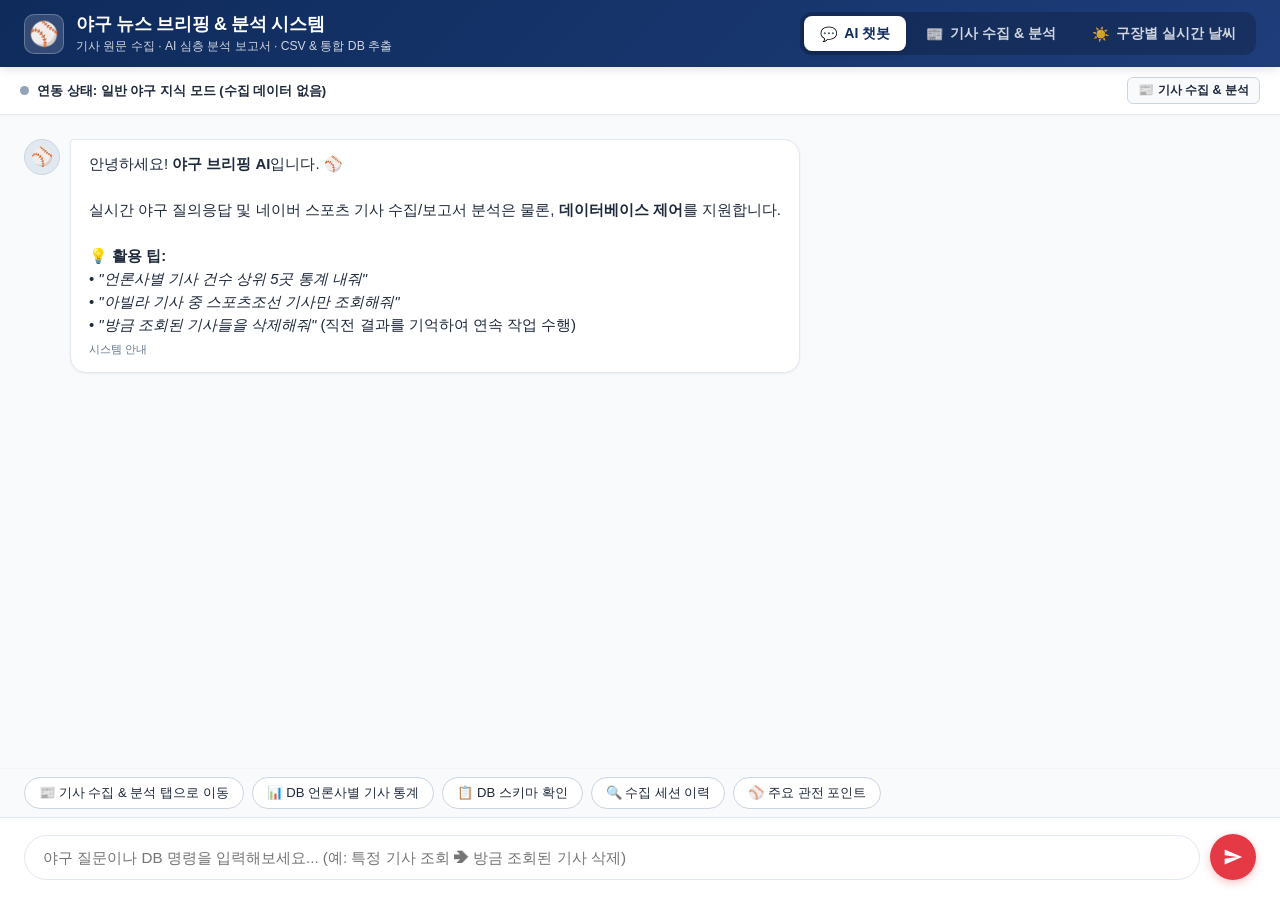
<file: src/mini_project_0909/ui/index.html>
<!DOCTYPE html>
<html lang="ko">
<head>
    <meta charset="UTF-8">
    <meta name="viewport" content="width=device-width, initial-scale=1.0">
    <title>야구 뉴스 브리핑 & 분석 시스템</title>
    <link rel="stylesheet" href="style.css">
</head>
<body>
    <!-- Top Header with Tab Navigation -->
    <header class="app-header">
        <div class="header-brand">
            <div class="header-logo">⚾</div>
            <div class="header-title">
                <h1>야구 뉴스 브리핑 & 분석 시스템</h1>
                <p>기사 원문 수집 · AI 심층 분석 보고서 · CSV & 통합 DB 추출</p>
            </div>
        </div>

        <!-- Tab Buttons -->
        <nav class="tab-nav">
            <button class="tab-btn active" onclick="switchTab('chat')" id="tabBtn-chat">
                <span>💬</span> AI 챗봇
            </button>
            <button class="tab-btn" onclick="switchTab('research')" id="tabBtn-research">
                <span>📰</span> 기사 수집 & 분석
            </button>
            <button class="tab-btn" onclick="switchTab('weather')" id="tabBtn-weather">
                <span>☀️</span> 구장별 실시간 날씨
            </button>
        </nav>
    </header>

    <!-- Main Content Area -->
    <main class="main-content">
        <!-- =======================================================
             TAB 1: AI 챗봇
             ======================================================= -->
        <section class="tab-panel active" id="panel-chat">
            <div class="chat-container">
                <!-- 기사 수집 & 요약 보고서 실시간 연동 상태 바 -->
                <div class="chat-context-bar" id="chatContextBar">
                    <div class="context-indicator">
                        <span class="context-dot" id="contextDot"></span>
                        <span class="context-text" id="contextText">연동 상태: 일반 야구 지식 모드 (수집 데이터 없음)</span>
                    </div>
                    <button class="context-action-btn" id="btnContextAction" onclick="switchTab('research')">📰 기사 수집 & 분석</button>
                </div>

                <div class="chat-messages" id="chatMessages">
                    <div class="message-row bot">
                        <div class="avatar bot">⚾</div>
                        <div>
                            <div class="bubble">
                                안녕하세요! <strong>야구 브리핑 AI</strong>입니다. ⚾<br><br>
                                실시간 야구 질의응답 및 네이버 스포츠 기사 수집/보고서 분석은 물론, 
                                <strong>데이터베이스 제어</strong>를 지원합니다.<br><br>
                                💡 <strong>활용 팁:</strong><br>
                                • <em>"언론사별 기사 건수 상위 5곳 통계 내줘"</em><br>
                                • <em>"아빌라 기사 중 스포츠조선 기사만 조회해줘"</em><br>
                                • <em>"방금 조회된 기사들을 삭제해줘"</em> (직전 결과를 기억하여 연속 작업 수행)
                                <span class="timestamp">시스템 안내</span>
                            </div>
                        </div>
                    </div>

                    <div class="message-row bot typing-indicator" id="typingIndicator">
                        <div class="avatar bot">⚾</div>
                        <div class="bubble" style="display:flex; align-items:center; gap:5px; padding: 12px 16px;">
                            <span class="typing-dot"></span>
                            <span class="typing-dot"></span>
                            <span class="typing-dot"></span>
                        </div>
                    </div>
                </div>

                <div class="quick-actions" id="quickActions">
                    <button class="quick-btn" onclick="switchTab('research')">📰 기사 수집 & 분석 탭으로 이동</button>
                    <button class="quick-btn" onclick="sendQuickMessage('DB에 저장된 언론사별 기사 건수 상위 5곳 통계 내줘')">📊 DB 언론사별 기사 통계</button>
                    <button class="quick-btn" onclick="sendQuickMessage('현재 데이터베이스에 어떤 테이블들이 있고 구조가 어떻게 돼?')">📋 DB 스키마 확인</button>
                    <button class="quick-btn" onclick="sendQuickMessage('DB에 저장된 최근 수집 세션 이력 5개 보여줘')">🔍 수집 세션 이력</button>
                    <button class="quick-btn" onclick="sendQuickMessage('최근 KBO 리그 주요 관전 포인트 알려줘')">⚾ 주요 관전 포인트</button>
                </div>

                <div class="chat-input-container">
                    <form class="input-form" id="chatForm" onsubmit="handleSubmit(event)">
                        <input type="text" id="userInput" class="chat-input" placeholder="야구 질문이나 DB 명령을 입력해보세요... (예: 특정 기사 조회 ➔ 방금 조회된 기사 삭제)" autocomplete="off">
                        <button type="submit" class="send-button" title="전송">
                            <svg viewBox="0 0 24 24">
                                <path d="M2.01 21L23 12 2.01 3 2 10l15 2-15 2z"/>
                            </svg>
                        </button>
                    </form>
                </div>
            </div>
        </section>

        <!-- =======================================================
             TAB 2: 기사 수집 & 분석 (좌우 2분할 뷰)
             ======================================================= -->
        <section class="tab-panel" id="panel-research">
            <div class="research-split-container">
                
                <!-- 1. 좌측 패널: 기사 수집 영역 -->
                <div class="split-panel left">
                    <div class="panel-header">
                        <div class="panel-header-title">
                            <span>🔍</span>
                            <span>야구 기사 원문 수집</span>
                        </div>
                        <span class="panel-badge" id="articleCountBadge">수집된 기사: 0건 (최대 200건)</span>
                    </div>

                    <div class="panel-controls">
                        <div class="form-group">
                            <label class="form-label" for="crawlKeyword">검색 키워드</label>
                            <input type="text" id="crawlKeyword" class="form-input" placeholder="예: SSG 랜더스, 김광현, 포스트시즌, 가을야구">
                        </div>

                        <div class="form-group">
                            <label class="form-label">수집 기간</label>
                            <div class="date-range-wrap">
                                <input type="date" id="crawlStartDate" class="form-input" style="flex:1;">
                                <span style="color:var(--text-muted);">~</span>
                                <input type="date" id="crawlEndDate" class="form-input" style="flex:1;">
                            </div>
                            <div style="font-size: 0.76rem; color: var(--text-muted); margin-top: 4px;">
                                ℹ️ 설정한 기간 내의 야구 기사 본문(원문 전체)을 일자별로 최대 200건까지 자동 병렬 수집합니다.
                            </div>
                        </div>

                        <div class="btn-group">
                            <button class="btn btn-primary" id="btnCrawl" onclick="handleCrawlArticles()">
                                <span>📥</span> 기사 원문 수집 (최대 200건)
                            </button>
                            <button class="btn btn-secondary" id="btnExportCsv" onclick="handleExportCsv()">
                                <span>💾</span> 기사 원문 CSV 추출
                            </button>
                        </div>
                    </div>

                    <div class="panel-body" id="articleListContainer">
                        <div class="empty-state">
                            <div class="empty-state-icon">📰</div>
                            <div class="empty-state-text">
                                키워드와 수집 기간을 설정한 후<br>
                                <strong>[기사 원문 수집]</strong> 버튼을 누르면 기사 본문 전체가 수집됩니다.
                            </div>
                        </div>
                    </div>
                </div>

                <!-- 2. 우측 패널: 보고서 작성 영역 -->
                <div class="split-panel right">
                    <div class="panel-header">
                        <div class="panel-header-title">
                            <span>📝</span>
                            <span>AI 심층 분석 보고서</span>
                        </div>
                        <span class="panel-badge" id="reportStatusBadge">대기 중</span>
                    </div>

                    <div class="panel-controls">
                        <div class="form-group">
                            <label class="form-label">분석 대상 기간 (수집 기사 필터링)</label>
                            <div class="date-range-wrap">
                                <input type="date" id="reportStartDate" class="form-input" style="flex:1;">
                                <span style="color:var(--text-muted);">~</span>
                                <input type="date" id="reportEndDate" class="form-input" style="flex:1;">
                            </div>
                        </div>

                        <div class="btn-group">
                            <button class="btn btn-accent" id="btnGenerateReport" onclick="handleGenerateReport()">
                                <span>⚡</span> AI 보고서 작성
                            </button>
                            <button class="btn btn-outline" id="btnOpenSavedReports" onclick="handleOpenSavedReportsModal()" title="storage/report 폴더에 저장된 이전 AI 보고서를 불러와 열람합니다.">
                                <span>📂</span> 보고서 열기
                            </button>
                            <button class="btn btn-outline" id="btnSaveReportMd" onclick="handleSaveReportMd()">
                                <span>📄</span> 보고서 저장 (.md)
                            </button>
                            <button class="btn btn-db" id="btnExportDb" onclick="handleExportDb()" title="AI 보고서가 없으면 자동 작성 후, 기사 원문 및 보고서를 데이터베이스(.db)로 일괄 추출합니다.">
                                <span>🗄️</span> 데이터베이스 추출 (.db)
                            </button>
                            <button class="btn btn-secondary" id="btnAskBotAboutReport" onclick="handleAskBotAboutReport()" style="display:none;">
                                <span>💬</span> 챗봇에 질문하기
                            </button>
                        </div>
                    </div>

                    <div class="panel-body" id="reportOutputContainer">
                        <div class="empty-state">
                            <div class="empty-state-icon">📋</div>
                            <div class="empty-state-text">
                                좌측에서 기사 원문을 수집한 뒤 분석 기간을 설정하고<br>
                                <strong>[AI 보고서 작성]</strong> 버튼을 누르면 기사 전문을 분석하여 맞춤 보고서를 생성합니다.<br>
                                <span style="font-size: 0.78rem; color: var(--text-muted); margin-top: 6px; display: inline-block;">
                                    ※ 작성된 보고서는 기사 원문과 함께 관계형 데이터베이스(.db)로 추출할 수 있습니다.
                                </span>
                            </div>
                        </div>
                    </div>
                </div>

            </div>
        </section>

        <!-- =======================================================
             TAB 3: 구장별 실시간 날씨 (기상청 단기예보 API 연동)
             ======================================================= -->
        <section class="tab-panel" id="panel-weather">
            <div class="weather-dashboard-container">
                <div class="weather-dashboard-header">
                    <div class="weather-header-left">
                        <div class="weather-title">
                            <span id="weatherHeaderIcon">☀️</span>
                            <span id="weatherHeaderTitle">KBO 전국 구장 실시간 기상정보</span>
                        </div>
                        <span class="weather-time-badge" id="weatherTimeBadge">기상청 발표 기준</span>
                    </div>

                    <div class="weather-header-actions">
                        <!-- 날씨 모드 전환 (실시간 vs DB 기록 이력) -->
                        <div class="weather-mode-segment">
                            <button class="mode-seg-btn active" id="modeBtn-live" onclick="switchWeatherMode('live')">
                                <span class="live-dot"></span> 실시간 관측
                            </button>
                            <button class="mode-seg-btn" id="modeBtn-history" onclick="switchWeatherMode('history')">
                                📅 날씨 기록 이력
                            </button>
                        </div>

                        <!-- 구장 필터 (전체/정규/제2) -->
                        <div class="weather-filter-group">
                            <button class="filter-btn active" id="filterBtn-all" onclick="filterStadiums('all')">전체 (11)</button>
                            <button class="filter-btn" id="filterBtn-main" onclick="filterStadiums('main')">정규 (9)</button>
                            <button class="filter-btn" id="filterBtn-secondary" onclick="filterStadiums('secondary')">제2구장 (2)</button>
                        </div>

                        <!-- 액션 버튼들 -->
                        <div class="weather-action-buttons">
                            <button class="btn btn-secondary" id="btnSaveWeatherDb" onclick="saveCurrentWeatherToDatabase()" title="현재 날씨 관측치를 DB에 즉시 영구 저장">
                                <span>💾</span> 현재 날씨 DB 저장
                            </button>
                            <button class="btn btn-primary" id="btnRefreshWeather" onclick="loadStadiumWeather(true)">
                                <span>🔄</span> 새로고침
                            </button>
                        </div>
                    </div>
                </div>

                <!-- 과거 날씨 이력 조회 컨트롤 바 (이력 모드 활성화 시 표시) -->
                <div class="weather-history-bar" id="weatherHistoryBar" style="display: none;">
                    <div class="history-bar-left">
                        <span class="history-bar-label">📅 관측 기록 선택:</span>
                        <select class="history-select" id="selectWeatherHistoryDate" onchange="onWeatherHistorySelectChange()">
                            <option value="">기록 불러오는 중...</option>
                        </select>
                        <button class="btn btn-sm btn-outline" onclick="loadSelectedWeatherHistory()">
                            <span>🔍</span> 이력 조회
                        </button>
                    </div>
                    <div class="history-bar-right">
                        <span class="history-info-badge" id="weatherHistoryCountBadge">저장된 기록: 0건</span>
                    </div>
                </div>

                <div class="weather-dashboard-body">
                    <div class="stadium-weather-grid" id="stadiumWeatherGrid">
                        <!-- 동적으로 11개 구장 날씨 카드 렌더링 -->
                        <div class="empty-state" style="grid-column: 1 / -1;">
                            <div class="empty-state-icon">⏳</div>
                            <div class="empty-state-text">기상청에서 전국 11개 야구장 실시간 날씨 데이터를 불러오고 있습니다...</div>
                        </div>
                    </div>
                </div>
            </div>
        </section>
    </main>

    <!-- 저장된 보고서 열람 모달 창 -->
    <div class="modal-overlay" id="savedReportsModal" style="display:none;" onclick="handleCloseSavedReportsModal(event)">
        <div class="modal-card" onclick="event.stopPropagation()">
            <div class="modal-header">
                <div class="modal-title">
                    <span>📂</span>
                    <span>저장된 AI 보고서 보관함</span>
                    <span class="panel-badge" id="savedReportsCountBadge" style="margin-left:8px;">0건</span>
                </div>
                <div class="modal-header-actions">
                    <button class="icon-btn" onclick="loadSavedReportsList()" title="목록 새로고침">🔄</button>
                    <button class="icon-btn close-btn" onclick="handleCloseSavedReportsModal()" title="닫기">✕</button>
                </div>
            </div>
            <div class="modal-subtext">
                <code>storage/report/</code> 디렉터리에 보관된 보고서를 선택하면 우측 분석 화면에 즉시 열람되고 챗봇과 연동됩니다.
            </div>
            <div class="modal-body" id="savedReportsListContainer">
                <div class="empty-state">
                    <div class="empty-state-icon">⏳</div>
                    <div class="empty-state-text">저장된 보고서 목록을 불러오는 중...</div>
                </div>
            </div>
        </div>
    </div>

    <!-- Global Toast Alert -->
    <div class="toast" id="toastNotice">
        <span id="toastIcon">ℹ️</span>
        <span id="toastMessage">알림 내용</span>
    </div>

    <script src="app.js"></script>
</body>
</html>
</file>
<file: src/mini_project_0909/ui/style.css>
:root {
            --primary: #0f2b5c;
            --primary-light: #1e3d7a;
            --accent: #e63946;
            --accent-hover: #d62839;
            --bg: #f1f5f9;
            --card-bg: #ffffff;
            --text-dark: #1e293b;
            --text-muted: #64748b;
            --border: #e2e8f0;
            --border-focus: #3b82f6;
            --bot-bubble: #ffffff;
            --user-bubble: #0f2b5c;
            --success: #10b981;
            --tag-bg: #e0f2fe;
            --tag-text: #0369a1;
        }

        * {
            box-sizing: border-box;
            margin: 0;
            padding: 0;
            font-family: -apple-system, BlinkMacSystemFont, 'Segoe UI', Roboto, 'Pretendard', 'Malgun Gothic', sans-serif;
        }

        body {
            background: var(--bg);
            height: 100vh;
            display: flex;
            flex-direction: column;
            overflow: hidden;
            color: var(--text-dark);
        }

        /* Top Header & Tab Navigation */
        .app-header {
            background: linear-gradient(135deg, var(--primary) 0%, var(--primary-light) 100%);
            color: white;
            padding: 12px 24px;
            display: flex;
            align-items: center;
            justify-content: space-between;
            box-shadow: 0 2px 10px rgba(0,0,0,0.12);
            z-index: 100;
        }

        .header-brand {
            display: flex;
            align-items: center;
            gap: 12px;
        }

        .header-logo {
            font-size: 24px;
            background: rgba(255, 255, 255, 0.15);
            width: 40px;
            height: 40px;
            display: flex;
            align-items: center;
            justify-content: center;
            border-radius: 10px;
            border: 1px solid rgba(255, 255, 255, 0.25);
        }

        .header-title h1 {
            font-size: 1.12rem;
            font-weight: 700;
            letter-spacing: -0.3px;
        }

        .header-title p {
            font-size: 0.76rem;
            color: rgba(255, 255, 255, 0.8);
            margin-top: 2px;
        }

        /* Nav Tabs */
        .tab-nav {
            display: flex;
            background: rgba(0, 0, 0, 0.2);
            padding: 4px;
            border-radius: 12px;
            gap: 4px;
        }

        .tab-btn {
            background: transparent;
            border: none;
            color: rgba(255, 255, 255, 0.8);
            padding: 8px 16px;
            font-size: 0.88rem;
            font-weight: 600;
            border-radius: 8px;
            cursor: pointer;
            transition: all 0.2s ease;
            display: flex;
            align-items: center;
            gap: 6px;
        }

        .tab-btn:hover {
            color: white;
            background: rgba(255, 255, 255, 0.1);
        }

        .tab-btn.active {
            background: white;
            color: var(--primary);
            box-shadow: 0 2px 6px rgba(0,0,0,0.15);
        }

        /* Content Container */
        .main-content {
            flex: 1;
            position: relative;
            overflow: hidden;
        }

        .tab-panel {
            display: none;
            width: 100%;
            height: 100%;
        }

        .tab-panel.active {
            display: flex;
        }

        /* ============================================================
           TAB 1: AI 챗봇
           ============================================================ */
        .chat-container {
            width: 100%;
            height: 100%;
            background: var(--card-bg);
            display: flex;
            flex-direction: column;
        }

        /* 챗봇 상단 기사/보고서 실시간 연동 상태 바 */
        .chat-context-bar {
            display: flex;
            align-items: center;
            justify-content: space-between;
            padding: 10px 20px;
            background: #ffffff;
            border-bottom: 1px solid var(--border);
            font-size: 0.82rem;
            box-shadow: 0 1px 3px rgba(0,0,0,0.03);
            z-index: 5;
        }

        .context-indicator {
            display: flex;
            align-items: center;
            gap: 8px;
            font-weight: 600;
        }

        .context-dot {
            width: 9px;
            height: 9px;
            border-radius: 50%;
            background: #94a3b8;
            display: inline-block;
            transition: all 0.3s ease;
        }

        .context-dot.active-articles {
            background: #3b82f6;
            box-shadow: 0 0 6px rgba(59, 130, 246, 0.7);
        }

        .context-dot.active-report {
            background: #10b981;
            box-shadow: 0 0 6px rgba(16, 185, 129, 0.7);
        }

        .context-text {
            color: var(--text-dark);
        }

        .context-action-btn {
            background: #f8fafc;
            border: 1px solid #cbd5e1;
            border-radius: 6px;
            padding: 4px 10px;
            font-size: 0.78rem;
            font-weight: 600;
            color: var(--text-dark);
            cursor: pointer;
            transition: all 0.2s ease;
        }

        .context-action-btn:hover {
            background: #e2e8f0;
            color: var(--primary);
        }

        .chat-messages {
            flex: 1;
            padding: 24px;
            overflow-y: auto;
            display: flex;
            flex-direction: column;
            gap: 18px;
            background: #f8fafc;
        }

        .message-row {
            display: flex;
            align-items: flex-start;
            gap: 10px;
            max-width: 82%;
            animation: fadeIn 0.25s ease-out;
        }

        @keyframes fadeIn {
            from { opacity: 0; transform: translateY(6px); }
            to { opacity: 1; transform: translateY(0); }
        }

        .message-row.user {
            align-self: flex-end;
            flex-direction: row-reverse;
        }

        .avatar {
            width: 36px;
            height: 36px;
            border-radius: 50%;
            display: flex;
            align-items: center;
            justify-content: center;
            font-size: 18px;
            flex-shrink: 0;
        }

        .avatar.bot {
            background: #e2e8f0;
            border: 1px solid #cbd5e1;
        }

        .avatar.user {
            background: #dbeafe;
            border: 1px solid #bfdbfe;
        }

        .bubble {
            padding: 13px 18px;
            border-radius: 16px;
            font-size: 0.93rem;
            line-height: 1.55;
            word-break: break-word;
            box-shadow: 0 1px 3px rgba(0,0,0,0.05);
            position: relative;
        }

        .message-row.bot .bubble {
            background: var(--bot-bubble);
            color: var(--text-dark);
            border: 1px solid var(--border);
            border-top-left-radius: 4px;
        }

        .message-row.user .bubble {
            background: var(--user-bubble);
            color: #ffffff;
            border-top-right-radius: 4px;
        }

        .timestamp {
            font-size: 0.7rem;
            color: var(--text-muted);
            margin-top: 4px;
            display: block;
        }

        .message-row.user .timestamp {
            text-align: right;
            color: rgba(255,255,255,0.7);
        }

        /* 챗봇 자연어 기사 수집 결과 액션 카드 */
        .chat-action-card {
            margin-top: 10px;
            padding: 12px 14px;
            background: #ffffff;
            border: 1.5px solid #93c5fd;
            border-radius: 12px;
            box-shadow: 0 4px 14px rgba(59, 130, 246, 0.12);
            display: flex;
            flex-direction: column;
            gap: 8px;
            animation: fadeIn 0.3s ease-out;
        }

        .action-card-header {
            display: flex;
            justify-content: space-between;
            align-items: center;
        }

        .action-badge {
            font-size: 0.76rem;
            font-weight: 700;
            color: #059669;
            background: #ecfdf5;
            padding: 3px 8px;
            border-radius: 6px;
            border: 1px solid #a7f3d0;
        }

        .action-count {
            font-size: 0.8rem;
            color: #1e293b;
        }

        .action-card-meta {
            font-size: 0.82rem;
            color: #475569;
            display: flex;
            flex-wrap: wrap;
            gap: 10px;
            background: #f8fafc;
            padding: 6px 10px;
            border-radius: 6px;
            border: 1px solid #e2e8f0;
        }

        .action-jump-btn {
            width: 100%;
            padding: 9px 12px;
            background: linear-gradient(135deg, #1d4ed8, #2563eb);
            color: #ffffff;
            border: none;
            border-radius: 8px;
            font-size: 0.84rem;
            font-weight: 600;
            cursor: pointer;
            display: flex;
            align-items: center;
            justify-content: center;
            gap: 6px;
            transition: all 0.2s ease;
            box-shadow: 0 2px 6px rgba(37, 99, 235, 0.25);
        }

        .action-jump-btn:hover {
            background: linear-gradient(135deg, #1e40af, #1d4ed8);
            transform: translateY(-1px);
            box-shadow: 0 4px 12px rgba(37, 99, 235, 0.38);
        }

        .quick-actions {
            padding: 8px 24px;
            background: #f8fafc;
            display: flex;
            gap: 8px;
            overflow-x: auto;
            border-top: 1px solid #f1f5f9;
        }

        .quick-btn {
            background: #ffffff;
            border: 1px solid #cbd5e1;
            border-radius: 20px;
            padding: 6px 14px;
            font-size: 0.82rem;
            color: var(--text-dark);
            cursor: pointer;
            white-space: nowrap;
            transition: all 0.2s ease;
            display: inline-flex;
            align-items: center;
            gap: 4px;
        }

        .quick-btn:hover {
            background: #eff6ff;
            border-color: #93c5fd;
            color: var(--primary);
            transform: translateY(-1px);
        }

        .typing-indicator {
            display: none;
            align-items: center;
            gap: 4px;
            padding: 12px 18px;
            background: white;
            border: 1px solid var(--border);
            border-radius: 16px;
            border-top-left-radius: 4px;
            width: fit-content;
        }

        .typing-dot {
            width: 7px;
            height: 7px;
            background: #94a3b8;
            border-radius: 50%;
            animation: bounce 1.4s infinite ease-in-out both;
        }

        .typing-dot:nth-child(1) { animation-delay: -0.32s; }
        .typing-dot:nth-child(2) { animation-delay: -0.16s; }

        @keyframes bounce {
            0%, 80%, 100% { transform: scale(0); }
            40% { transform: scale(1); }
        }

        .chat-input-container {
            padding: 16px 24px 20px;
            background: white;
            border-top: 1px solid var(--border);
        }

        .input-form {
            display: flex;
            gap: 10px;
            align-items: center;
        }

        .chat-input {
            flex: 1;
            padding: 13px 18px;
            border: 1.5px solid var(--border);
            border-radius: 24px;
            font-size: 0.95rem;
            outline: none;
            transition: border-color 0.2s ease, box-shadow 0.2s ease;
        }

        .chat-input:focus {
            border-color: var(--primary-light);
            box-shadow: 0 0 0 3px rgba(30, 61, 122, 0.12);
        }

        .send-button {
            background: var(--accent);
            color: white;
            border: none;
            width: 46px;
            height: 46px;
            border-radius: 50%;
            display: flex;
            align-items: center;
            justify-content: center;
            cursor: pointer;
            transition: all 0.2s ease;
            box-shadow: 0 3px 8px rgba(230, 57, 70, 0.3);
        }

        .send-button:hover {
            background: var(--accent-hover);
            transform: translateY(-1px);
        }

        .send-button svg {
            width: 20px;
            height: 20px;
            fill: white;
        }

        /* ============================================================
           TAB 2: 기사 수집 & 요약 보고서 (좌우 2분할 뷰)
           ============================================================ */
        .research-split-container {
            display: grid;
            grid-template-columns: 1fr 1fr;
            width: 100%;
            height: 100%;
            background: #f1f5f9;
            overflow: hidden;
        }

        .split-panel {
            display: flex;
            flex-direction: column;
            height: 100%;
            background: white;
            overflow: hidden;
        }

        .split-panel.left {
            border-right: 2px solid var(--border);
        }

        /* Panel Header */
        .panel-header {
            padding: 16px 20px;
            border-bottom: 1px solid var(--border);
            background: #f8fafc;
            display: flex;
            align-items: center;
            justify-content: space-between;
        }

        .panel-header-title {
            display: flex;
            align-items: center;
            gap: 8px;
            font-size: 1.05rem;
            font-weight: 700;
            color: var(--primary);
        }

        .panel-badge {
            font-size: 0.75rem;
            padding: 3px 8px;
            border-radius: 12px;
            font-weight: 600;
            background: #e2e8f0;
            color: var(--text-muted);
        }

        /* Controls Section */
        .panel-controls {
            padding: 18px 20px;
            background: white;
            border-bottom: 1px solid var(--border);
            display: flex;
            flex-direction: column;
            gap: 12px;
        }

        .form-row {
            display: flex;
            gap: 10px;
            align-items: center;
        }

        .form-group {
            display: flex;
            flex-direction: column;
            gap: 5px;
            flex: 1;
        }

        .form-label {
            font-size: 0.78rem;
            font-weight: 600;
            color: var(--text-muted);
        }

        .form-input {
            padding: 9px 12px;
            border: 1px solid var(--border);
            border-radius: 8px;
            font-size: 0.88rem;
            outline: none;
            transition: all 0.2s ease;
        }

        .form-input:focus {
            border-color: var(--border-focus);
            box-shadow: 0 0 0 2px rgba(59, 130, 246, 0.15);
        }

        .date-range-wrap {
            display: flex;
            align-items: center;
            gap: 6px;
        }

        .btn-group {
            display: flex;
            gap: 8px;
            margin-top: 4px;
            flex-wrap: wrap;
        }

        /* Modern Buttons */
        .btn {
            display: inline-flex;
            align-items: center;
            justify-content: center;
            gap: 6px;
            padding: 9px 16px;
            border-radius: 8px;
            font-size: 0.86rem;
            font-weight: 600;
            cursor: pointer;
            transition: all 0.2s ease;
            border: 1px solid transparent;
            white-space: nowrap;
        }

        .btn-primary {
            background: var(--primary);
            color: white;
        }

        .btn-primary:hover {
            background: var(--primary-light);
            transform: translateY(-1px);
        }

        .btn-secondary {
            background: #10b981;
            color: white;
        }

        .btn-secondary:hover {
            background: #059669;
            transform: translateY(-1px);
        }

        .btn-db {
            background: #2563eb;
            color: white;
            box-shadow: 0 1px 2px rgba(37, 99, 235, 0.2);
        }

        .btn-db:hover {
            background: #1d4ed8;
            transform: translateY(-1px);
            box-shadow: 0 3px 8px rgba(37, 99, 235, 0.3);
        }

        .btn-accent {
            background: var(--accent);
            color: white;
        }

        .btn-accent:hover {
            background: var(--accent-hover);
            transform: translateY(-1px);
        }

        .btn-outline {
            background: white;
            border: 1px solid #cbd5e1;
            color: var(--text-dark);
        }

        .btn-outline:hover {
            background: #f1f5f9;
            border-color: #94a3b8;
        }

        .btn:disabled {
            opacity: 0.55;
            cursor: not-allowed;
            transform: none !important;
        }

        /* Panel Body / Results Area */
        .panel-body {
            flex: 1;
            padding: 18px 20px;
            overflow-y: auto;
            background: #f8fafc;
            display: flex;
            flex-direction: column;
            gap: 12px;
        }

        /* Empty State */
        .empty-state {
            margin: auto;
            text-align: center;
            color: var(--text-muted);
            padding: 30px;
        }

        .empty-state-icon {
            font-size: 40px;
            margin-bottom: 12px;
            opacity: 0.7;
        }

        .empty-state-text {
            font-size: 0.9rem;
            line-height: 1.5;
        }

        /* Article Card */
        .article-card {
            background: white;
            border: 1px solid var(--border);
            border-radius: 10px;
            padding: 14px 16px;
            transition: all 0.2s ease;
            display: flex;
            flex-direction: column;
            gap: 8px;
            box-shadow: 0 1px 3px rgba(0,0,0,0.03);
        }

        .article-card:hover {
            border-color: #93c5fd;
            box-shadow: 0 4px 12px rgba(15, 43, 92, 0.08);
            transform: translateY(-1px);
        }

        .article-card-header {
            display: flex;
            align-items: center;
            justify-content: space-between;
            gap: 8px;
        }

        .article-meta {
            display: flex;
            align-items: center;
            gap: 8px;
            font-size: 0.75rem;
            color: var(--text-muted);
        }

        .category-badge {
            background: #dbeafe;
            color: #1e40af;
            padding: 2px 7px;
            border-radius: 4px;
            font-weight: 700;
            font-size: 0.72rem;
        }

        .press-badge {
            background: #e2e8f0;
            padding: 2px 6px;
            border-radius: 4px;
            font-weight: 600;
            color: #334155;
        }

        .article-title {
            font-size: 0.95rem;
            font-weight: 700;
            color: #0f172a;
            text-decoration: none;
            line-height: 1.4;
        }

        .article-title:hover {
            color: var(--accent);
        }

        .article-snippet {
            font-size: 0.82rem;
            color: #475569;
            line-height: 1.45;
        }

        /* Report Preview Area */
        .report-preview {
            background: white;
            border: 1px solid var(--border);
            border-radius: 12px;
            padding: 24px;
            font-size: 0.92rem;
            line-height: 1.7;
            color: #1e293b;
            box-shadow: 0 2px 8px rgba(0, 0, 0, 0.04);
            word-break: break-word;
        }

        .report-header-banner {
            display: flex;
            align-items: center;
            gap: 8px;
            background: #eff6ff;
            border: 1px solid #bfdbfe;
            color: #1e40af;
            padding: 10px 14px;
            border-radius: 8px;
            font-size: 0.84rem;
            font-weight: 600;
            margin-bottom: 18px;
        }

        .report-h1 {
            color: var(--primary);
            font-size: 1.3rem;
            font-weight: 700;
            padding-bottom: 8px;
            margin-bottom: 14px;
            border-bottom: 2px solid #e2e8f0;
        }

        .report-h2 {
            color: var(--primary-light);
            font-size: 1.1rem;
            font-weight: 700;
            margin-top: 18px;
            margin-bottom: 8px;
            padding-bottom: 4px;
            border-bottom: 1px solid #f1f5f9;
        }

        .report-h3 {
            color: #334155;
            font-size: 0.98rem;
            font-weight: 600;
            margin-top: 12px;
            margin-bottom: 6px;
        }

        .report-item {
            margin-left: 18px;
            list-style-type: disc;
            margin-bottom: 6px;
            color: #334155;
        }

        .report-item-num {
            margin-left: 6px;
            list-style-type: none;
            margin-bottom: 8px;
            display: flex;
            align-items: flex-start;
            gap: 6px;
        }

        .num-badge {
            font-weight: 700;
            color: var(--primary);
            min-width: 20px;
        }

        .report-quote {
            border-left: 4px solid #3b82f6;
            background: #f8fafc;
            padding: 8px 14px;
            border-radius: 0 6px 6px 0;
            color: #475569;
            margin: 10px 0;
            font-style: italic;
        }

        .report-hr {
            border: none;
            border-top: 1px dashed #cbd5e1;
            margin: 16px 0;
        }

        .report-link {
            display: inline-flex;
            align-items: center;
            gap: 3px;
            padding: 2px 8px;
            margin: 0 3px;
            background: #eff6ff;
            border: 1px solid #bfdbfe;
            border-radius: 6px;
            color: #1d4ed8;
            font-size: 0.82rem;
            font-weight: 600;
            text-decoration: none;
            transition: all 0.2s ease;
            vertical-align: middle;
            cursor: pointer;
        }

        .report-link:hover {
            background: #2563eb;
            color: #ffffff;
            border-color: #2563eb;
            transform: translateY(-1px);
            box-shadow: 0 2px 5px rgba(37, 99, 235, 0.25);
        }

        /* Toast Notice */
        .toast {
            position: fixed;
            bottom: 24px;
            right: 24px;
            background: rgba(15, 43, 92, 0.95);
            color: white;
            padding: 12px 20px;
            border-radius: 10px;
            font-size: 0.88rem;
            font-weight: 500;
            box-shadow: 0 6px 20px rgba(0,0,0,0.2);
            display: none;
            align-items: center;
            gap: 8px;
            z-index: 1000;
            animation: slideUp 0.3s ease;
        }

        @keyframes slideUp {
            from { transform: translateY(20px); opacity: 0; }
            to { transform: translateY(0); opacity: 1; }
        }

        /* ============================================================
           TAB 3: 구장별 실시간 날씨 대시보드
           ============================================================ */
        .weather-dashboard-container {
            width: 100%;
            height: 100%;
            display: flex;
            flex-direction: column;
            background: #f8fafc;
            overflow: hidden;
        }

        .weather-dashboard-header {
            padding: 16px 24px;
            background: white;
            border-bottom: 1px solid var(--border);
            display: flex;
            align-items: center;
            justify-content: space-between;
            gap: 16px;
            box-shadow: 0 1px 3px rgba(0,0,0,0.03);
            flex-wrap: wrap;
        }

        .weather-header-left {
            display: flex;
            align-items: center;
            gap: 12px;
        }

        .weather-title {
            font-size: 1.12rem;
            font-weight: 700;
            color: var(--primary);
            display: flex;
            align-items: center;
            gap: 8px;
        }

        .weather-time-badge {
            font-size: 0.78rem;
            padding: 4px 10px;
            background: #f1f5f9;
            color: #64748b;
            border-radius: 20px;
            font-weight: 600;
            border: 1px solid #e2e8f0;
        }

        .weather-header-actions {
            display: flex;
            align-items: center;
            gap: 12px;
            flex-wrap: wrap;
        }

        .weather-mode-segment {
            display: flex;
            background: #e2e8f0;
            padding: 3px;
            border-radius: 8px;
            gap: 2px;
        }

        .mode-seg-btn {
            background: transparent;
            border: none;
            padding: 6px 14px;
            font-size: 0.8rem;
            font-weight: 700;
            color: #475569;
            border-radius: 6px;
            cursor: pointer;
            display: flex;
            align-items: center;
            gap: 6px;
            transition: all 0.2s ease;
        }

        .mode-seg-btn.active {
            background: #ffffff;
            color: var(--primary-color);
            box-shadow: 0 1px 4px rgba(0,0,0,0.08);
        }

        .live-dot {
            width: 8px;
            height: 8px;
            border-radius: 50%;
            background: #10b981;
            animation: pulse-dot 1.8s infinite;
        }

        @keyframes pulse-dot {
            0% { transform: scale(0.95); opacity: 0.8; }
            50% { transform: scale(1.2); opacity: 1; }
            100% { transform: scale(0.95); opacity: 0.8; }
        }

        .weather-action-buttons {
            display: flex;
            align-items: center;
            gap: 8px;
        }

        .weather-history-bar {
            display: flex;
            justify-content: space-between;
            align-items: center;
            padding: 10px 16px;
            background: #f8fafc;
            border-top: 1px solid #e2e8f0;
            border-bottom: 1px solid #e2e8f0;
            animation: fadeIn 0.3s ease;
            flex-wrap: wrap;
            gap: 10px;
        }

        .history-bar-left {
            display: flex;
            align-items: center;
            gap: 10px;
            flex-wrap: wrap;
        }

        .history-bar-label {
            font-size: 0.82rem;
            font-weight: 700;
            color: #334155;
        }

        .history-select {
            padding: 6px 12px;
            font-size: 0.82rem;
            border-radius: 6px;
            border: 1px solid #cbd5e1;
            background: #ffffff;
            color: #0f172a;
            font-weight: 600;
            outline: none;
            cursor: pointer;
        }

        .history-select:focus {
            border-color: var(--primary-color);
        }

        .history-info-badge {
            font-size: 0.78rem;
            font-weight: 600;
            color: #64748b;
            background: #e2e8f0;
            padding: 4px 10px;
            border-radius: 14px;
        }

        .weather-filter-group {
            display: flex;
            background: #f1f5f9;
            padding: 3px;
            border-radius: 8px;
            gap: 2px;
        }

        .filter-btn {
            background: transparent;
            border: none;
            padding: 6px 12px;
            font-size: 0.8rem;
            font-weight: 600;
            color: #64748b;
            border-radius: 6px;
            cursor: pointer;
            transition: all 0.2s ease;
        }

        .filter-btn:hover {
            color: var(--text-dark);
        }

        .filter-btn.active {
            background: white;
            color: var(--primary);
            box-shadow: 0 1px 3px rgba(0,0,0,0.1);
        }

        .weather-dashboard-body {
            flex: 1;
            padding: 24px;
            overflow-y: auto;
        }

        .stadium-weather-grid {
            display: grid;
            grid-template-columns: repeat(auto-fill, minmax(320px, 1fr));
            gap: 18px;
        }

        .stadium-card {
            background: white;
            border-radius: 12px;
            border: 1px solid var(--border);
            overflow: hidden;
            box-shadow: 0 2px 8px rgba(0,0,0,0.04);
            display: flex;
            flex-direction: column;
            transition: all 0.25s cubic-bezier(0.4, 0, 0.2, 1);
            position: relative;
        }

        .stadium-card:hover {
            transform: translateY(-3px);
            box-shadow: 0 8px 20px rgba(0,0,0,0.08);
            border-color: #cbd5e1;
        }

        .stadium-card-top-bar {
            height: 4px;
            width: 100%;
        }

        .stadium-card-header {
            padding: 16px 18px 10px;
            display: flex;
            justify-content: space-between;
            align-items: flex-start;
        }

        .stadium-info {
            display: flex;
            flex-direction: column;
            gap: 3px;
        }

        .stadium-name {
            font-size: 1.05rem;
            font-weight: 700;
            color: var(--text-dark);
            display: flex;
            align-items: center;
            gap: 6px;
        }

        .stadium-city {
            font-size: 0.78rem;
            color: var(--text-muted);
        }

        .team-tag {
            padding: 3px 9px;
            border-radius: 6px;
            font-size: 0.75rem;
            font-weight: 700;
            color: white;
            white-space: nowrap;
        }

        .stadium-card-main {
            padding: 8px 18px 14px;
            display: flex;
            align-items: center;
            justify-content: space-between;
        }

        .weather-temp-wrap {
            display: flex;
            align-items: center;
            gap: 12px;
        }

        .weather-large-icon {
            font-size: 2.5rem;
            line-height: 1;
            filter: drop-shadow(0 2px 4px rgba(0,0,0,0.1));
        }

        .weather-temp {
            font-size: 2.2rem;
            font-weight: 800;
            color: var(--text-dark);
            line-height: 1;
            letter-spacing: -0.5px;
        }

        .game-status-badge {
            padding: 6px 12px;
            border-radius: 20px;
            font-size: 0.8rem;
            font-weight: 700;
            display: inline-flex;
            align-items: center;
            gap: 4px;
        }

        .badge-safe {
            background: #ecfdf5;
            color: #059669;
            border: 1px solid #a7f3d0;
        }

        .badge-dome {
            background: #eff6ff;
            color: #1d4ed8;
            border: 1px solid #bfdbfe;
        }

        .badge-caution {
            background: #fffbeb;
            color: #d97706;
            border: 1px solid #fde68a;
        }

        .badge-danger {
            background: #fef2f2;
            color: #dc2626;
            border: 1px solid #fecaca;
        }

        .badge-warning {
            background: #fff7ed;
            color: #ea580c;
            border: 1px solid #fed7aa;
        }

        .stadium-metrics-grid {
            display: grid;
            grid-template-columns: repeat(3, 1fr);
            gap: 8px;
            padding: 0 18px 14px;
        }

        .metric-chip {
            background: #f8fafc;
            border: 1px solid #e2e8f0;
            border-radius: 8px;
            padding: 8px 6px;
            text-align: center;
            display: flex;
            flex-direction: column;
            gap: 2px;
        }

        .metric-label {
            font-size: 0.72rem;
            color: #64748b;
            font-weight: 500;
        }

        .metric-value {
            font-size: 0.86rem;
            font-weight: 700;
            color: var(--text-dark);
        }

        .stadium-card-footer {
            padding: 10px 18px;
            background: #fafafa;
            border-top: 1px solid #f1f5f9;
            font-size: 0.76rem;
            color: #475569;
            display: flex;
            align-items: center;
            gap: 6px;
        }

        /* ============================================================
           Saved Reports Modal Styles
           ============================================================ */
        .modal-overlay {
            position: fixed;
            top: 0;
            left: 0;
            right: 0;
            bottom: 0;
            background: rgba(15, 23, 42, 0.65);
            backdrop-filter: blur(4px);
            z-index: 9999;
            display: flex;
            align-items: center;
            justify-content: center;
            padding: 20px;
            animation: fadeIn 0.2s ease-out;
        }

        .modal-card {
            background: white;
            border-radius: 14px;
            box-shadow: 0 20px 25px -5px rgba(0, 0, 0, 0.2), 0 10px 10px -5px rgba(0, 0, 0, 0.04);
            width: 100%;
            max-width: 620px;
            max-height: 80vh;
            display: flex;
            flex-direction: column;
            overflow: hidden;
            border: 1px solid var(--border);
            animation: scaleUp 0.25s ease-out;
        }

        @keyframes scaleUp {
            from { transform: scale(0.95); opacity: 0; }
            to { transform: scale(1); opacity: 1; }
        }

        .modal-header {
            padding: 16px 20px;
            background: #f8fafc;
            border-bottom: 1px solid var(--border);
            display: flex;
            align-items: center;
            justify-content: space-between;
        }

        .modal-title {
            display: flex;
            align-items: center;
            gap: 8px;
            font-size: 1.05rem;
            font-weight: 700;
            color: var(--primary);
        }

        .modal-header-actions {
            display: flex;
            align-items: center;
            gap: 6px;
        }

        .icon-btn {
            background: transparent;
            border: none;
            width: 30px;
            height: 30px;
            border-radius: 6px;
            cursor: pointer;
            display: flex;
            align-items: center;
            justify-content: center;
            font-size: 14px;
            color: var(--text-muted);
            transition: all 0.2s;
        }

        .icon-btn:hover {
            background: #e2e8f0;
            color: var(--text-dark);
        }

        .icon-btn.close-btn:hover {
            background: #fee2e2;
            color: #ef4444;
        }

        .modal-subtext {
            padding: 10px 20px;
            background: #f1f5f9;
            font-size: 0.78rem;
            color: var(--text-muted);
            border-bottom: 1px solid var(--border);
        }

        .modal-subtext code {
            background: #e2e8f0;
            padding: 2px 5px;
            border-radius: 4px;
            color: var(--primary);
            font-weight: 600;
        }

        .modal-body {
            padding: 16px 20px;
            overflow-y: auto;
            flex: 1;
            display: flex;
            flex-direction: column;
            gap: 10px;
        }

        .saved-report-item {
            display: flex;
            align-items: center;
            justify-content: space-between;
            padding: 12px 16px;
            background: white;
            border: 1px solid var(--border);
            border-radius: 10px;
            transition: all 0.2s ease;
            gap: 12px;
        }

        .saved-report-item:hover {
            border-color: var(--accent);
            box-shadow: 0 4px 6px -1px rgba(0, 0, 0, 0.05);
            transform: translateY(-1px);
        }

        .report-item-info {
            display: flex;
            flex-direction: column;
            gap: 4px;
            flex: 1;
            min-width: 0;
        }

        .report-item-title {
            font-size: 0.92rem;
            font-weight: 700;
            color: var(--text-dark);
            white-space: nowrap;
            overflow: hidden;
            text-overflow: ellipsis;
            display: flex;
            align-items: center;
            gap: 6px;
        }

        .report-item-meta {
            display: flex;
            align-items: center;
            gap: 10px;
            font-size: 0.76rem;
            color: var(--text-muted);
        }

        .report-meta-chip {
            background: #f1f5f9;
            padding: 2px 6px;
            border-radius: 4px;
            font-weight: 500;
        }

        .btn-load-report {
            background: var(--primary);
            color: white;
            border: none;
            padding: 7px 14px;
            border-radius: 6px;
            font-size: 0.82rem;
            font-weight: 600;
            cursor: pointer;
            white-space: nowrap;
            transition: all 0.2s;
            display: flex;
            align-items: center;
            gap: 4px;
        }

        .btn-load-report:hover {
            background: var(--primary-light);
            transform: translateY(-1px);
        }

        /* ============================================================
           SQLAlchemy 2.0 AI DB Query & Result Styles
           ============================================================ */

        .sql-code-box {
            margin: 12px 0 8px 0;
            background: #1e293b;
            border: 1px solid #334155;
            border-radius: 8px;
            overflow: hidden;
            box-shadow: 0 4px 12px rgba(0, 0, 0, 0.15);
        }

        .sql-code-header {
            display: flex;
            justify-content: space-between;
            align-items: center;
            padding: 7px 14px;
            background: #0f172a;
            border-bottom: 1px solid #334155;
            font-size: 0.78rem;
            font-weight: 700;
            color: #94a3b8;
            letter-spacing: 0.02em;
        }

        .sql-copy-btn {
            background: rgba(255, 255, 255, 0.1);
            color: #cbd5e1;
            border: 1px solid rgba(255, 255, 255, 0.2);
            padding: 3px 9px;
            border-radius: 4px;
            font-size: 0.72rem;
            font-weight: 600;
            cursor: pointer;
            transition: all 0.2s ease;
        }

        .sql-copy-btn:hover {
            background: var(--accent, #3b82f6);
            color: #ffffff;
            border-color: var(--accent, #3b82f6);
        }

        .sql-code-content {
            margin: 0;
            padding: 12px 14px;
            font-family: 'Consolas', 'Fira Code', 'Monaco', monospace;
            font-size: 0.84rem;
            line-height: 1.5;
            color: #38bdf8;
            background: transparent;
            overflow-x: auto;
            white-space: pre-wrap;
            word-break: break-all;
        }

        /* 마크다운 DB 결과 테이블 (Data Grid) */
        .markdown-table-wrap {
            margin: 12px 0;
            overflow-x: auto;
            border-radius: 8px;
            border: 1px solid #cbd5e1;
            box-shadow: 0 2px 6px rgba(0, 0, 0, 0.04);
        }

        .db-result-table {
            width: 100%;
            border-collapse: collapse;
            font-size: 0.82rem;
            text-align: left;
            background: #ffffff;
        }

        .db-result-table th {
            background: #f1f5f9;
            color: #1e293b;
            font-weight: 700;
            padding: 9px 12px;
            border-bottom: 2px solid #cbd5e1;
            white-space: nowrap;
        }

        .db-result-table td {
            padding: 8px 12px;
            border-bottom: 1px solid #e2e8f0;
            color: #334155;
            white-space: nowrap;
        }

        .db-result-table tr:nth-child(even) {
            background: #f8fafc;
        }

        .db-result-table tr:hover {
            background: #eff6ff;
        }

        /* 챗봇 AI DB 실행 배지 카드 */
        .chat-db-badge-card {
            margin-top: 10px;
            padding: 8px 14px;
            background: #f0fdf4;
            border: 1px solid #86efac;
            border-radius: 8px;
            display: flex;
            align-items: center;
            gap: 10px;
            font-size: 0.78rem;
            box-shadow: 0 1px 3px rgba(0, 0, 0, 0.04);
        }

        .db-badge-type {
            background: #15803d;
            color: white;
            padding: 2px 8px;
            border-radius: 4px;
            font-weight: 700;
            font-size: 0.72rem;
            letter-spacing: 0.04em;
        }

        .db-badge-info {
            color: #166534;
            font-weight: 500;
            line-height: 1.4;
        }

        .chat-db-badge-card.delete-badge {
            background: #fef2f2;
            border-color: #fca5a5;
        }

        .db-badge-type.delete-type {
            background: #dc2626;
        }

        .delete-badge .db-badge-info {
            color: #991b1b;
        }
</file>
